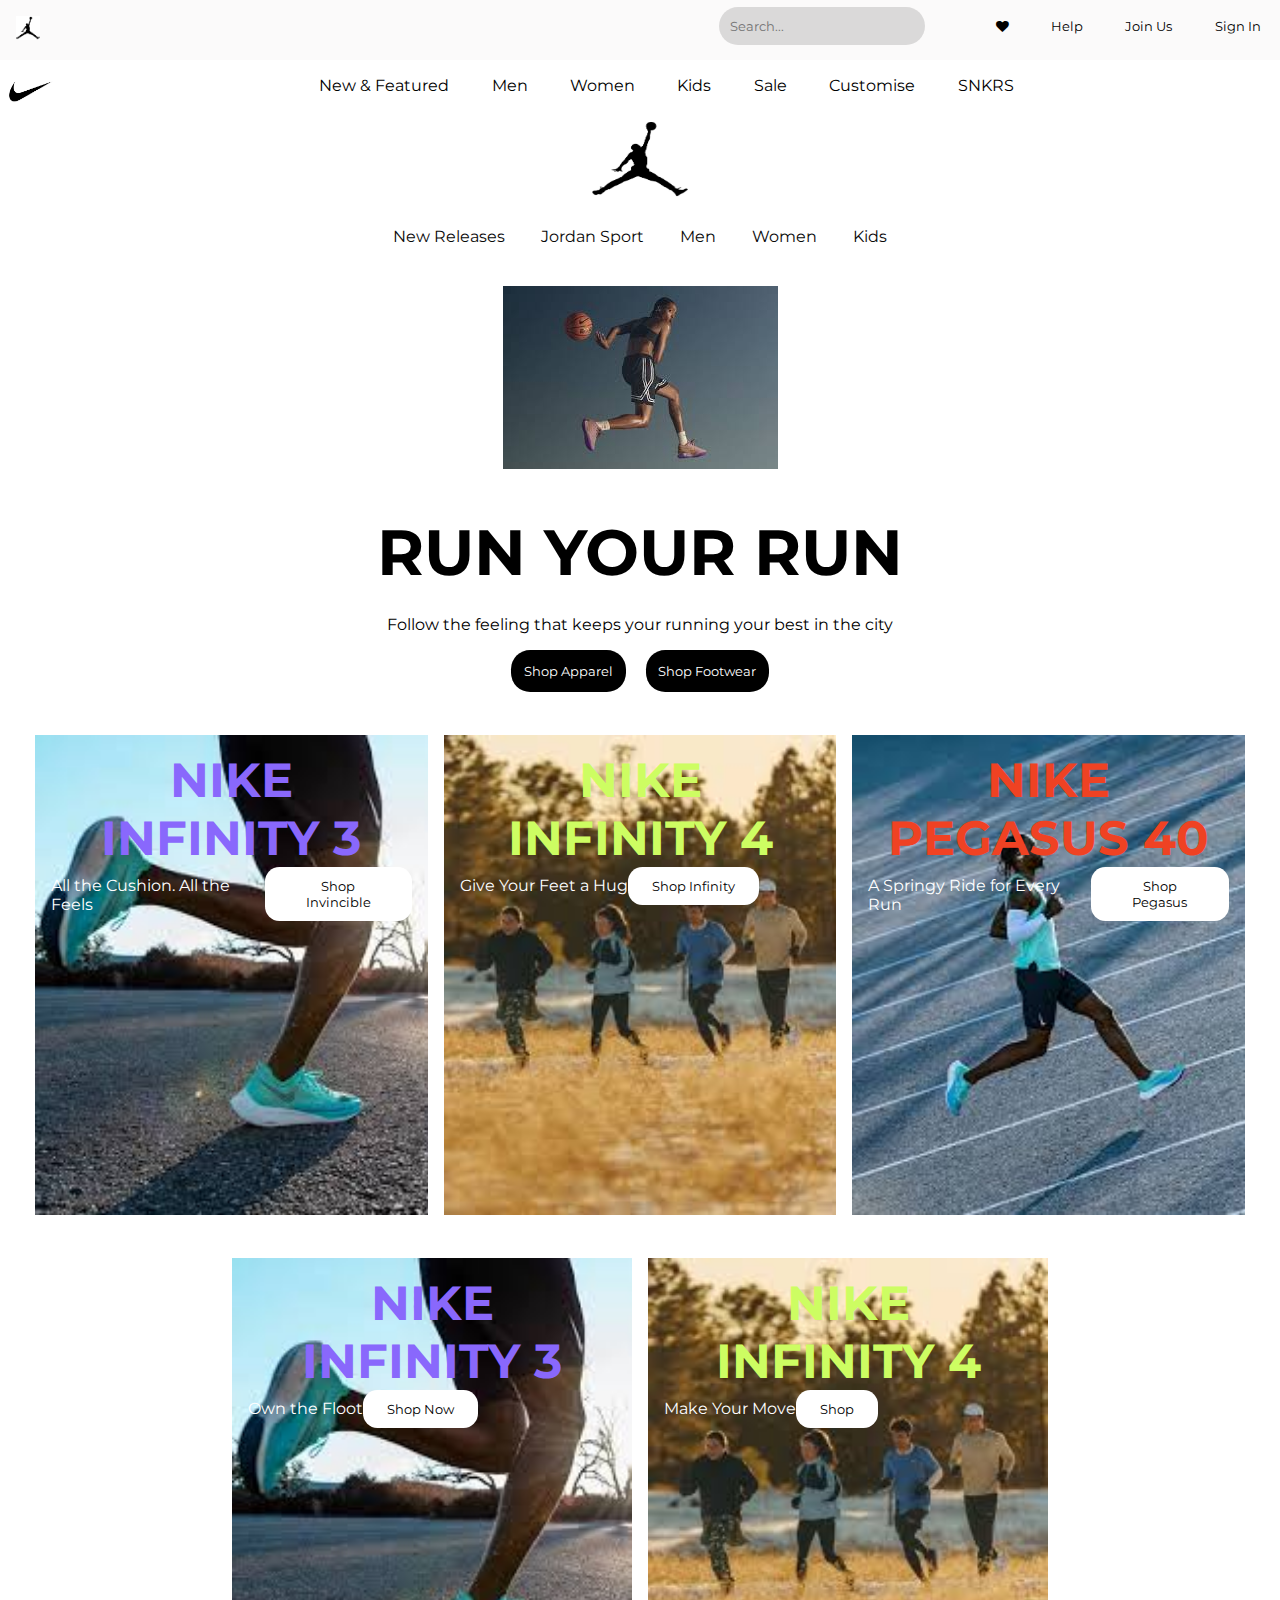
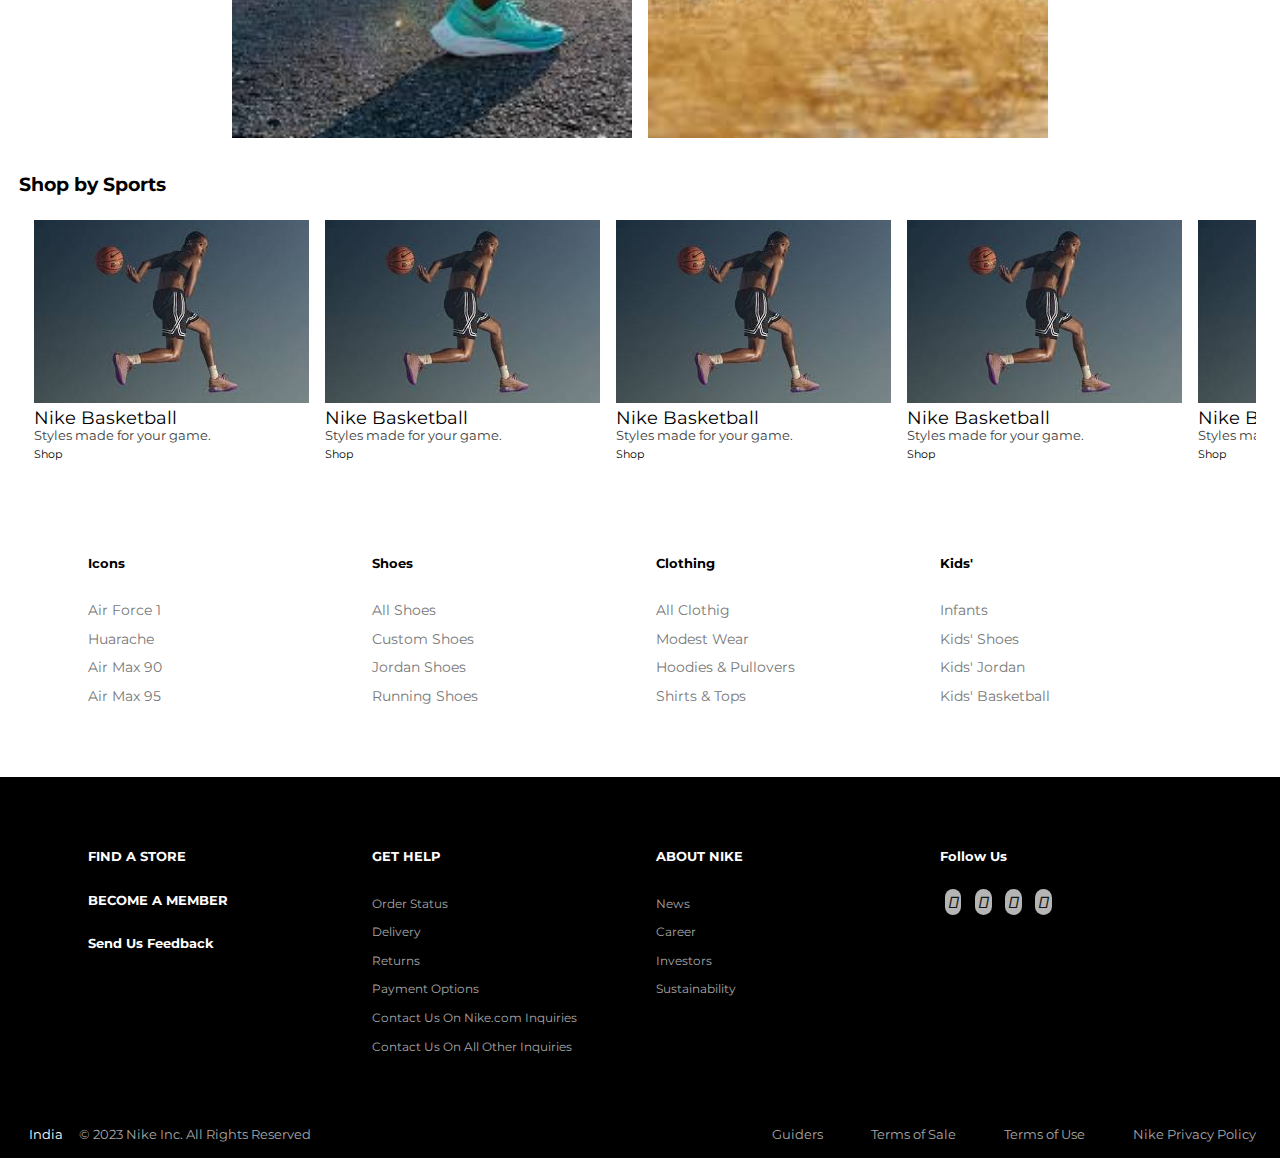
<file: index.html>
<!DOCTYPE html>
<html lang="en">
  <head>
    <meta charset="UTF-8" />
    <title>Nike.Just Do It.Nike IN</title>
    <meta name="viewport" content="width=device-width, initial-scale=1.0" />
    <!-- favicon added -->
    <link
      rel="apple-touch-icon"
      sizes="180x180"
      href="images/favicon_package_v0.16/apple-touch-icon.png"
    />
    <link
      rel="icon"
      type="image/png"
      sizes="32x32"
      href="images/favicon_package_v0.16/favicon-32x32.png"
    />
    <link
      rel="icon"
      type="image/png"
      sizes="16x16"
      href="images/favicon_package_v0.16/favicon-16x16.png"
    />
    <link rel="manifest" href="images/favicon_package_v0.16/site.webmanifest" />
    <link
      rel="mask-icon"
      href="images/favicon_package_v0.16/safari-pinned-tab.svg"
      color="#5bbad5"
    />
    <meta name="msapplication-TileColor" content="#da532c" />
    <meta name="theme-color" content="#ffffff" />
    <link rel="stylesheet" type="text/css" href="style.css" />
    <link
      rel="stylesheet"
      href="https://cdnjs.cloudflare.com/ajax/libs/font-awesome/4.7.0/css/font-awesome.min.css"
    />
    <link rel="stylesheet" href="https://cdnjs.cloudflare.com/ajax/libs/font-awesome/6.4.2/css/all.min.css" integrity="sha512-z3gLpd7yknf1YoNbCzqRKc4qyor8gaKU1qmn+CShxbuBusANI9QpRohGBreCFkKxLhei6S9CQXFEbbKuqLg0DA==" crossorigin="anonymous" referrerpolicy="no-referrer" />
  </head>
  <body dir="ltr">
    <article class="main-container">
      <!--Header-->
      <header class="header">
        <!-- added link to logo -->
        <a href="https://www.nike.com/in/" target="_blank">
          <img
            src="images/header-logo.png"
            alt="nike logo"
            class="header-img"
          />
        </a>
        <span class="header-menu">
          <span class="header-menu-list">
            <input class="search__box" type="text" placeholder="Search..." />
            <a href=""><i class="fa fa-bag-shopping"></i></a>
            <a href=""><i class="fa fa-heart"></i></a>
            <a href="" target="_blank">Help</a>
            <a href="" target="_blank">Join Us</a>
            <a href="" target="_blank">Sign In</a>
          </span>
        </span>
      </header>

      <nav class="nav">
        <!-- added link in nav -->
        <a href="https://www.nike.com/in/" target="_blank">
          <img src="images/nike-logo.png" alt="nike logo" class="nav-logo" />
        </a>

        <span class="nav-list">
          <a href="">New & Featured</a>
          <a href="">Men</a>
          <a href="">Women</a>
          <a href="">Kids</a>
          <a href="">Sale</a>
          <a href="">Customise</a>
          <a href="">SNKRS</a>
        </span>

        <!-- <span class="nav-search">
                <input type="text" placeholder="Search...">
            </span> -->
      </nav>

      <div class="category">
        <img class="category__img" src="images/header-logo.png" alt="" />
        <ul class="category__links">
          <li><a href="">New Releases</a></li>
          <li><a href="">Jordan Sport</a></li>
          <li><a href="">Men</a></li>
          <li><a href="">Women</a></li>
          <li><a href="">Kids</a></li>
        </ul>
      </div>

      <div class="video">
        <img src="images/nike-video.jpg" alt="nike-video" />
      </div>

      <div class="run_your_run">
        <p class="ryr_heading__caps">RUN YOUR RUN</p>
        <p class="ryr_heading">
          Follow the feeling that keeps your running your best in the city
        </p>

        <span class="ryr_button">
          <a href=""> <button>Shop Apparel</button> </a>
          <a href=""> <button>Shop Footwear</button> </a>
        </span>
      </div>

      <!-- <p class="__text">Gear up</p> -->
      <div class="gear_up__images">
        <div class="gear_up__image" id="gu__img1">
          <p>NIKE</p>
          <p>INFINITY 3</p>
          <div class="gu__bottom">
            <p>All the Cushion. All the Feels</p>
            <a href=""><button>Shop Invincible</button></a>
          </div>
        </div>

        <div class="gear_up__image" id="gu__img2">
          <p>NIKE</p>
          <p>INFINITY 4</p>
          <div class="gu__bottom">
            <p>Give Your Feet a Hug</p>
            <a href=""><button>Shop Infinity</button></a>
          </div>
        </div>

        <div class="gear_up__image" id="gu__img3">
          <p>NIKE</p>
          <p>PEGASUS 40</p>
          <div class="gu__bottom">
            <p>A Springy Ride for Every Run</p>
            <a href=""><button>Shop Pegasus</button></a>
          </div>
        </div>
      </div>

      <!-- <p class="__text">Just In</p> -->
      <div class="gear_up__images">
        <div class="gear_up__image" id="gu__img1">
          <p>NIKE</p>
          <p>INFINITY 3</p>
          <div class="gu__bottom">
            <p>Own the Floot</p>
            <a href=""><button>Shop Now</button></a>
          </div>
        </div>

        <div class="gear_up__image" id="gu__img2">
          <p>NIKE</p>
          <p>INFINITY 4</p>
          <div class="gu__bottom">
            <p>Make Your Move</p>
            <a href=""><button>Shop</button></a>
          </div>
        </div>
      </div>

      <!-- image slider -->
      
    <div class="slider__container">
      <h3>Shop by Sports</h3>
      <div class="slider__wrapper">
          <div class="image__list">
              <div class="image__list__box">
                  <img src="images/nike-video.jpg" alt="" class="image__items">
                  <p class="heading">Nike Basketball</p>
                  <p class="sub__heading">Styles made for your game.</p>

                  <a href="" class="ilb__button">Shop</a>
              </div>

              <div class="image__list__box">
                  <img src="images/nike-video.jpg" alt="" class="image__items">
                  <p class="heading">Nike Basketball</p>
                  <p class="sub__heading">Styles made for your game.</p>

                  <a href="" class="ilb__button">Shop</a>
              </div>

              <div class="image__list__box">
                  <img src="images/nike-video.jpg" alt="" class="image__items">
                  <p class="heading">Nike Basketball</p>
                  <p class="sub__heading">Styles made for your game.</p>

                  <a href="" class="ilb__button">Shop</a>
              </div>
              
              <div class="image__list__box">
                  <img src="images/nike-video.jpg" alt="" class="image__items">
                  <p class="heading">Nike Basketball</p>
                  <p class="sub__heading">Styles made for your game.</p>

                  <a href="" class="ilb__button">Shop</a>
              </div>

              <div class="image__list__box">
                  <img src="images/nike-video.jpg" alt="" class="image__items">
                  <p class="heading">Nike Basketball</p>
                  <p class="sub__heading">Styles made for your game.</p>

                  <a href="" class="ilb__button">Shop</a>
              </div>

              <div class="image__list__box">
                <img src="images/nike-video.jpg" alt="" class="image__items">
                <p class="heading">Nike Basketball</p>
                <p class="sub__heading">Styles made for your game.</p>

                <a href="" class="ilb__button">Shop</a>
            </div>


          </div>
      </div>
  </div>

      <!-- bottomList --> 
    <div class="bottom__list">
      <div class="bl__container">
          <div class="bl__row">
              <div class="bl__col">
                  <h4>Icons</h4>
                  <ul>
                      <li><a href="">Air Force 1</a></li>
                      <li><a href="">Huarache</a></li>
                      <li><a href="">Air Max 90</a></li>
                      <li><a href="">Air Max 95</a></li>
                  </ul>
              </div>   
                  
                  <div class="bl__col">
                      <h4>Shoes</h4>
                      <ul>
                          <li><a href="">All Shoes</a></li>
                          <li><a href="">Custom Shoes</a></li>
                          <li><a href="">Jordan Shoes</a></li>
                          <li><a href="">Running Shoes</a></li>
                      </ul>
                  </div>             
 
                  <div class="bl__col">
                      <h4>Clothing</h4>
                      <ul>
                          <li><a href="">All Clothig</a></li>
                          <li><a href="">Modest Wear</a></li>
                          <li><a href="">Hoodies & Pullovers</a></li>
                          <li><a href="">Shirts & Tops</a></li>
                      </ul>
                  </div>

                  <div class="bl__col">
                      <h4>Kids'</h4>
                      <ul>
                          <li><a href="">Infants</a></li>
                          <li><a href="">Kids' Shoes</a></li>
                          <li><a href="">Kids' Jordan</a></li>
                          <li><a href="">Kids' Basketball</a></li>
                      </ul>
                  </div>
          </div>
      </div>
    </div>
  
      <!-- footer -->
    <footer>
      <div class="footer">
          <div class="footer__container">
              <div class="footer__row">
                  
                      <div class="footer__col">
                          <h4>FIND A STORE</h4>
                          <h4>BECOME A MEMBER</h4>
                          <h4>Send Us Feedback</h4>
                      </div>
                      <div class="footer__col">
                          <h4>GET HELP</h4>
                          <ul>
                              <li><a href="">Order Status</a></li>
                              <li><a href="">Delivery</a></li>
                              <li><a href="">Returns</a></li>
                              <li><a href="">Payment Options</a></li>
                              <li><a href="">Contact Us On Nike.com Inquiries</a></li>
                              <li><a href="">Contact Us On All Other Inquiries</a></li>
                          </ul>
                      </div>             
     
                      <div class="footer__col">
                          <h4>ABOUT NIKE</h4>
                          <ul>
                              <li><a href="">News</a></li>
                              <li><a href="">Career</a></li>
                              <li><a href="">Investors</a></li>
                              <li><a href="">Sustainability</a></li>
                          </ul>
                      </div>
  
                  <div class="footer__col">
                      <h4>Follow Us</h4>
                      <div class="social__links">
                          <a href=""><i class="fab fa-twitter"></i></a>
                          <a href=""><i class="fab fa-facebook"></i></a>
                          <a href=""><i class="fab fa-instagram"></i></a>
                          <a href=""><i class="fab fa-youtube"></i></a>
                      </div>
                  </div>
  
              </div>
          </div>
      </div>

      <div class="footer__bottom">
          <div class="fb__container">
              <p class="fb__location"><i class="fas fa-location"></i>India</p>
              <div class="copyright">
                  <p class="copyright__text">&copy; 2023 Nike Inc. All Rights Reserved</p>
              </div>
          </div>

          <div class="fb__options">
              <ul>
                  <li>Guiders</li>
                  <li>Terms of Sale</li>
                  <li>Terms of Use</li>
                  <li>Nike Privacy Policy</li>
              </ul>
          </div>
      </div>
    </footer> 

    </article>
  </body>
</html>
</file>
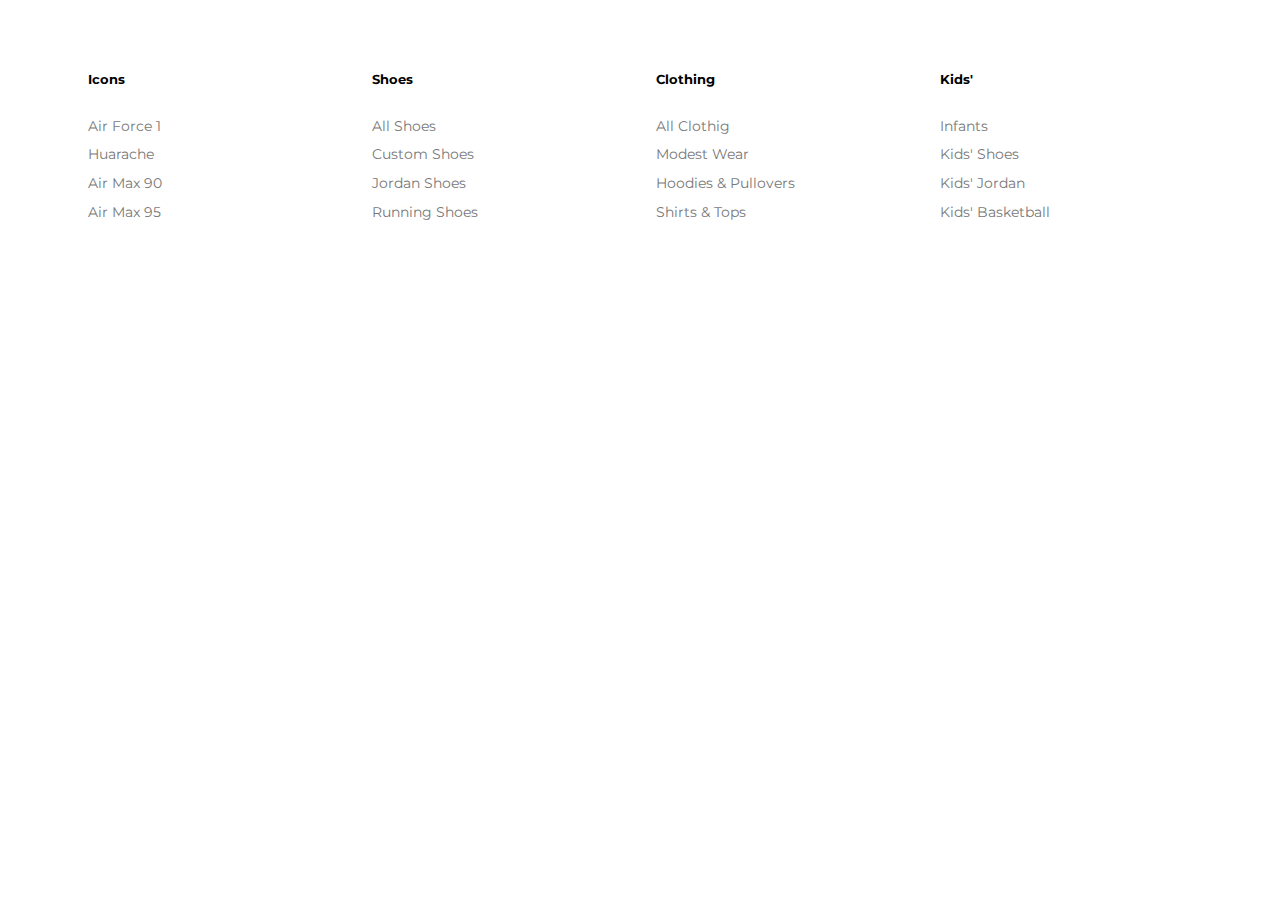
<file: bottomList.html>
<!DOCTYPE html>
<html lang="en">
<head>
    <meta charset="UTF-8">
    <title>List</title>
    <meta name="viewport" content="width=device-width, initial-scale=1.0">
    <link rel="stylesheet" href="style.css">
</head>
<body>

    <div class="bottom__list__main">
        <div class="bottom__list">
            <div class="bl__container">
                <div class="bl__row">
                    <div class="bl__col">
                        <h4>Icons</h4>
                        <ul>
                            <li><a href="">Air Force 1</a></li>
                            <li><a href="">Huarache</a></li>
                            <li><a href="">Air Max 90</a></li>
                            <li><a href="">Air Max 95</a></li>
                        </ul>
                    </div>   
                        
                        <div class="bl__col">
                            <h4>Shoes</h4>
                            <ul>
                                <li><a href="">All Shoes</a></li>
                                <li><a href="">Custom Shoes</a></li>
                                <li><a href="">Jordan Shoes</a></li>
                                <li><a href="">Running Shoes</a></li>
                            </ul>
                        </div>             
       
                        <div class="bl__col">
                            <h4>Clothing</h4>
                            <ul>
                                <li><a href="">All Clothig</a></li>
                                <li><a href="">Modest Wear</a></li>
                                <li><a href="">Hoodies & Pullovers</a></li>
                                <li><a href="">Shirts & Tops</a></li>
                            </ul>
                        </div>
    
                        <div class="bl__col">
                            <h4>Kids'</h4>
                            <ul>
                                <li><a href="">Infants</a></li>
                                <li><a href="">Kids' Shoes</a></li>
                                <li><a href="">Kids' Jordan</a></li>
                                <li><a href="">Kids' Basketball</a></li>
                            </ul>
                        </div>
                </div>
            </div>
        </div>
    </div>
    
</body>
</html>
</file>
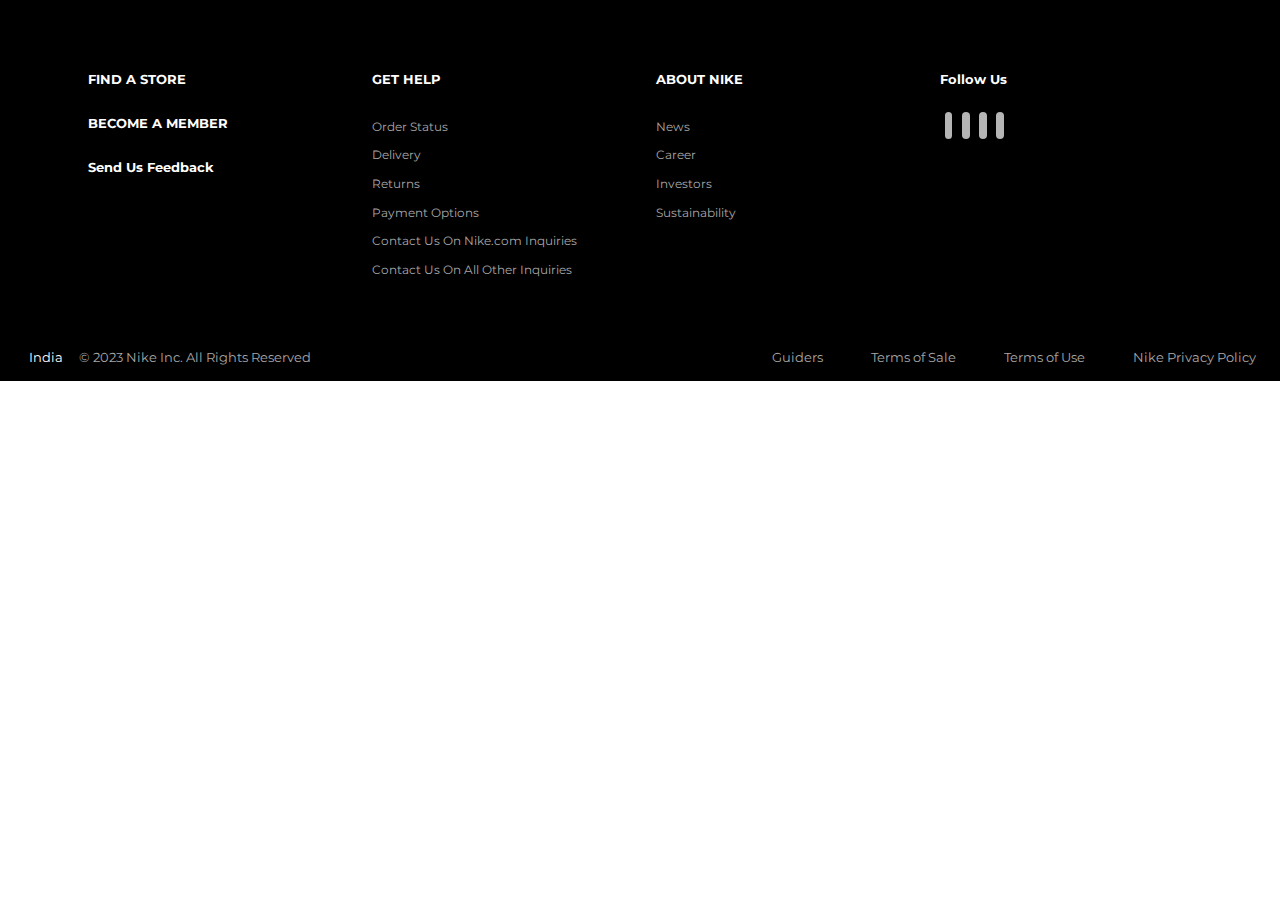
<file: footer.html>
<!DOCTYPE html>
<html lang="en">
<head>
    <title>Footer</title>
    <meta charset="UTF-8">
    <meta name="viewport" content="width=device-width, initial-scale=1.0">
    <link rel="stylesheet" href="style.css">
    <link rel="stylesheet" href="https://cdnjs.cloudflare.com/ajax/libs/font-awesome/6.4.2/css/all.min.css" integrity="sha512-z3gLpd7yknf1YoNbCzqRKc4qyor8gaKU1qmn+CShxbuBusANI9QpRohGBreCFkKxLhei6S9CQXFEbbKuqLg0DA==" crossorigin="anonymous" referrerpolicy="no-referrer" />
</head>
<body>
    
    <footer>
        <div class="footer">
            <div class="footer__container">
                <div class="footer__row">
                    
                        <div class="footer__col">
                            <h4>FIND A STORE</h4>
                            <h4>BECOME A MEMBER</h4>
                            <h4>Send Us Feedback</h4>
                        </div>
                        <div class="footer__col">
                            <h4>GET HELP</h4>
                            <ul>
                                <li><a href="">Order Status</a></li>
                                <li><a href="">Delivery</a></li>
                                <li><a href="">Returns</a></li>
                                <li><a href="">Payment Options</a></li>
                                <li><a href="">Contact Us On Nike.com Inquiries</a></li>
                                <li><a href="">Contact Us On All Other Inquiries</a></li>
                            </ul>
                        </div>             
       
                        <div class="footer__col">
                            <h4>ABOUT NIKE</h4>
                            <ul>
                                <li><a href="">News</a></li>
                                <li><a href="">Career</a></li>
                                <li><a href="">Investors</a></li>
                                <li><a href="">Sustainability</a></li>
                            </ul>
                        </div>
    
                    <div class="footer__col">
                        <h4>Follow Us</h4>
                        <div class="social__links">
                            <a href=""><i class="fab fa-twitter"></i></a>
                            <a href=""><i class="fab fa-facebook"></i></a>
                            <a href=""><i class="fab fa-instagram"></i></a>
                            <a href=""><i class="fab fa-youtube"></i></a>
                        </div>
                    </div>
    
                </div>
            </div>
        </div>

        <div class="footer__bottom">
            <div class="fb__container">
                <p class="fb__location"><i class="fas fa-location"></i>India</p>
                <div class="copyright">
                    <p class="copyright__text">&copy; 2023 Nike Inc. All Rights Reserved</p>
                </div>
            </div>

            <div class="fb__options">
                <ul>
                    <li>Guiders</li>
                    <li>Terms of Sale</li>
                    <li>Terms of Use</li>
                    <li>Nike Privacy Policy</li>
                </ul>
            </div>
        </div>
    </footer>

</body>
</html>
</file>
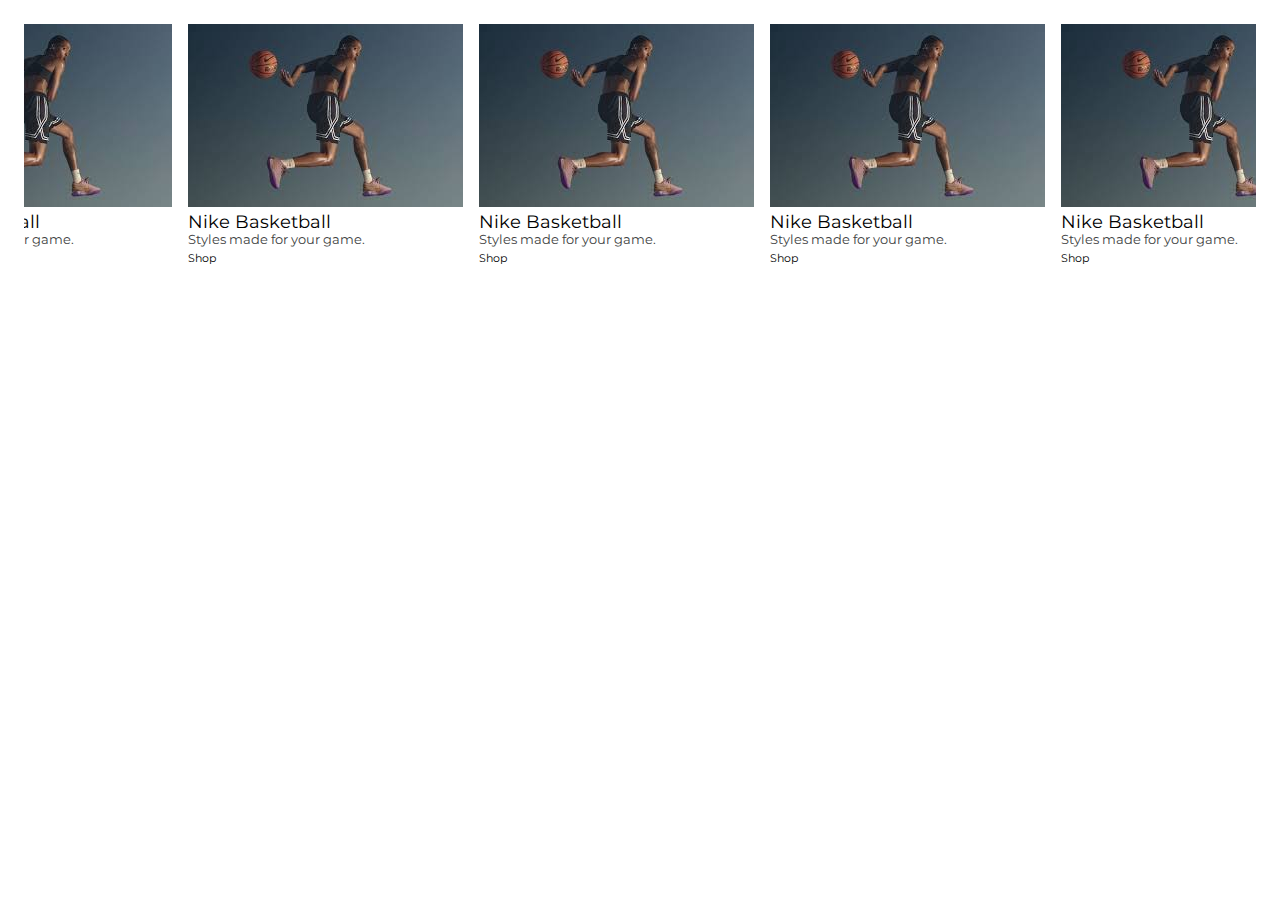
<file: imageSlider.html>
<!DOCTYPE html>
<html lang="en">
<head>
    <meta charset="UTF-8">
    <title>Document</title>
    <meta name="viewport" content="width=device-width, initial-scale=1.0">
    <link rel="stylesheet" href="style.css">
</head>
<body>
    
    <div class="slider__container">
        <div class="slider__wrapper">
            <div class="image__list">
                <div class="image__list__box">
                    <img src="images/nike-video.jpg" alt="" class="image__items">
                    <p class="heading">Nike Basketball</p>
                    <p class="sub__heading">Styles made for your game.</p>

                    <a href="" class="ilb__button">Shop</a>
                </div>

                <div class="image__list__box">
                    <img src="images/nike-video.jpg" alt="" class="image__items">
                    <p class="heading">Nike Basketball</p>
                    <p class="sub__heading">Styles made for your game.</p>

                    <a href="" class="ilb__button">Shop</a>
                </div>

                <div class="image__list__box">
                    <img src="images/nike-video.jpg" alt="" class="image__items">
                    <p class="heading">Nike Basketball</p>
                    <p class="sub__heading">Styles made for your game.</p>

                    <a href="" class="ilb__button">Shop</a>
                </div>
                
                <div class="image__list__box">
                    <img src="images/nike-video.jpg" alt="" class="image__items">
                    <p class="heading">Nike Basketball</p>
                    <p class="sub__heading">Styles made for your game.</p>

                    <a href="" class="ilb__button">Shop</a>
                </div>

                <div class="image__list__box">
                    <img src="images/nike-video.jpg" alt="" class="image__items">
                    <p class="heading">Nike Basketball</p>
                    <p class="sub__heading">Styles made for your game.</p>

                    <a href="" class="ilb__button">Shop</a>
                </div>

                <div class="image__list__box">
                    <img src="images/nike-video.jpg" alt="" class="image__items">
                    <p class="heading">Nike Basketball</p>
                    <p class="sub__heading">Styles made for your game.</p>

                    <a href="" class="ilb__button">Shop</a>
                </div>

                <div class="image__list__box">
                    <img src="images/nike-video.jpg" alt="" class="image__items">
                    <p class="heading">Nike Basketball</p>
                    <p class="sub__heading">Styles made for your game.</p>

                    <a href="" class="ilb__button">Shop</a>
                </div>

            </div>
        </div>
    </div>
    
</body>
</html>
</file>
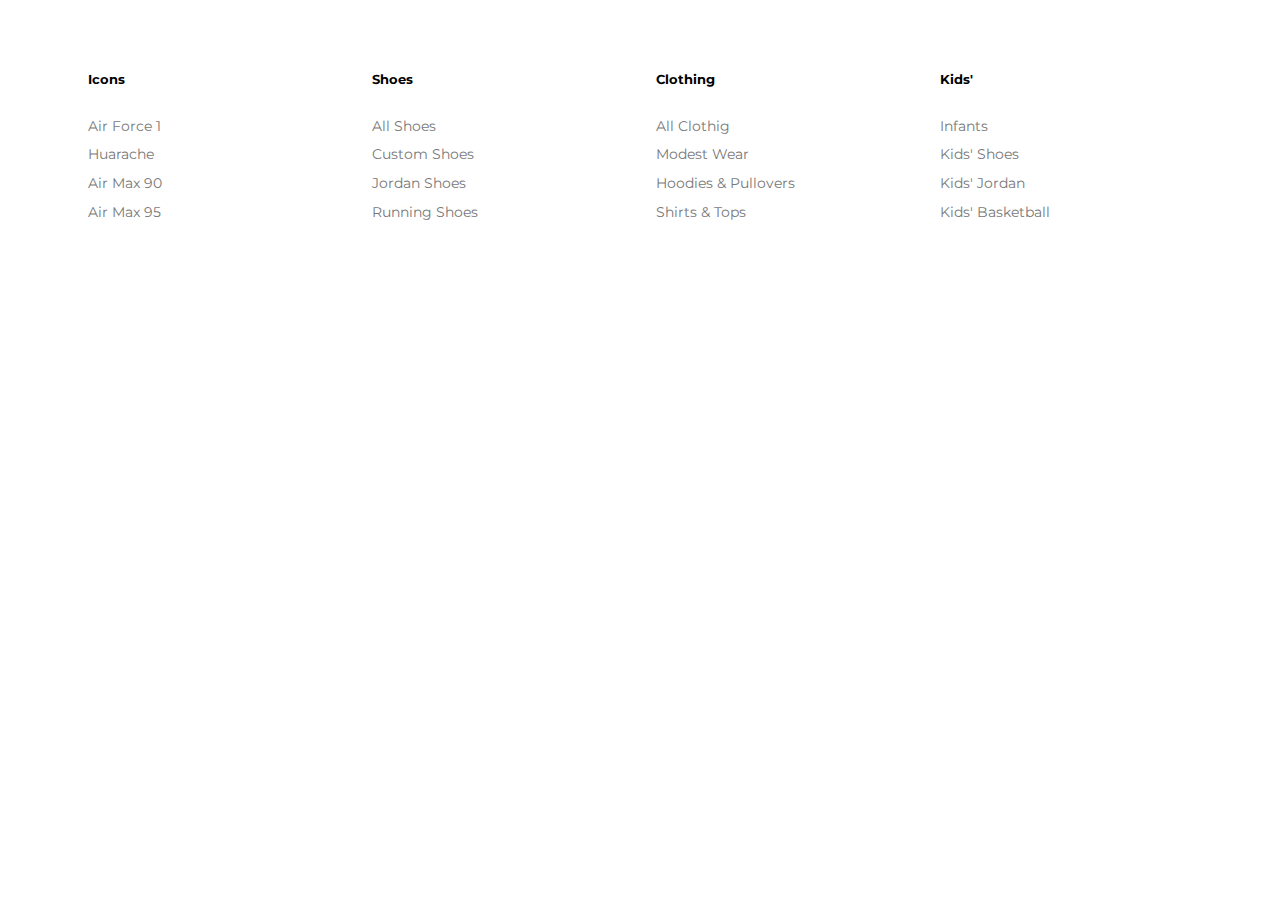
<file: components/bottomList.html>
<!DOCTYPE html>
<html lang="en">
<head>
    <meta charset="UTF-8">
    <title>List</title>
    <meta name="viewport" content="width=device-width, initial-scale=1.0">
    <link rel="stylesheet" href="../style.css">
</head>
<body>

    <div class="bottom__list__main">
        <div class="bottom__list">
            <div class="bl__container">
                <div class="bl__row">
                    <div class="bl__col">
                        <h4>Icons</h4>
                        <ul>
                            <li><a href="">Air Force 1</a></li>
                            <li><a href="">Huarache</a></li>
                            <li><a href="">Air Max 90</a></li>
                            <li><a href="">Air Max 95</a></li>
                        </ul>
                    </div>   
                        
                        <div class="bl__col">
                            <h4>Shoes</h4>
                            <ul>
                                <li><a href="">All Shoes</a></li>
                                <li><a href="">Custom Shoes</a></li>
                                <li><a href="">Jordan Shoes</a></li>
                                <li><a href="">Running Shoes</a></li>
                            </ul>
                        </div>             
       
                        <div class="bl__col">
                            <h4>Clothing</h4>
                            <ul>
                                <li><a href="">All Clothig</a></li>
                                <li><a href="">Modest Wear</a></li>
                                <li><a href="">Hoodies & Pullovers</a></li>
                                <li><a href="">Shirts & Tops</a></li>
                            </ul>
                        </div>
    
                        <div class="bl__col">
                            <h4>Kids'</h4>
                            <ul>
                                <li><a href="">Infants</a></li>
                                <li><a href="">Kids' Shoes</a></li>
                                <li><a href="">Kids' Jordan</a></li>
                                <li><a href="">Kids' Basketball</a></li>
                            </ul>
                        </div>
                </div>
            </div>
        </div>
    </div>
    
</body>
</html>
</file>
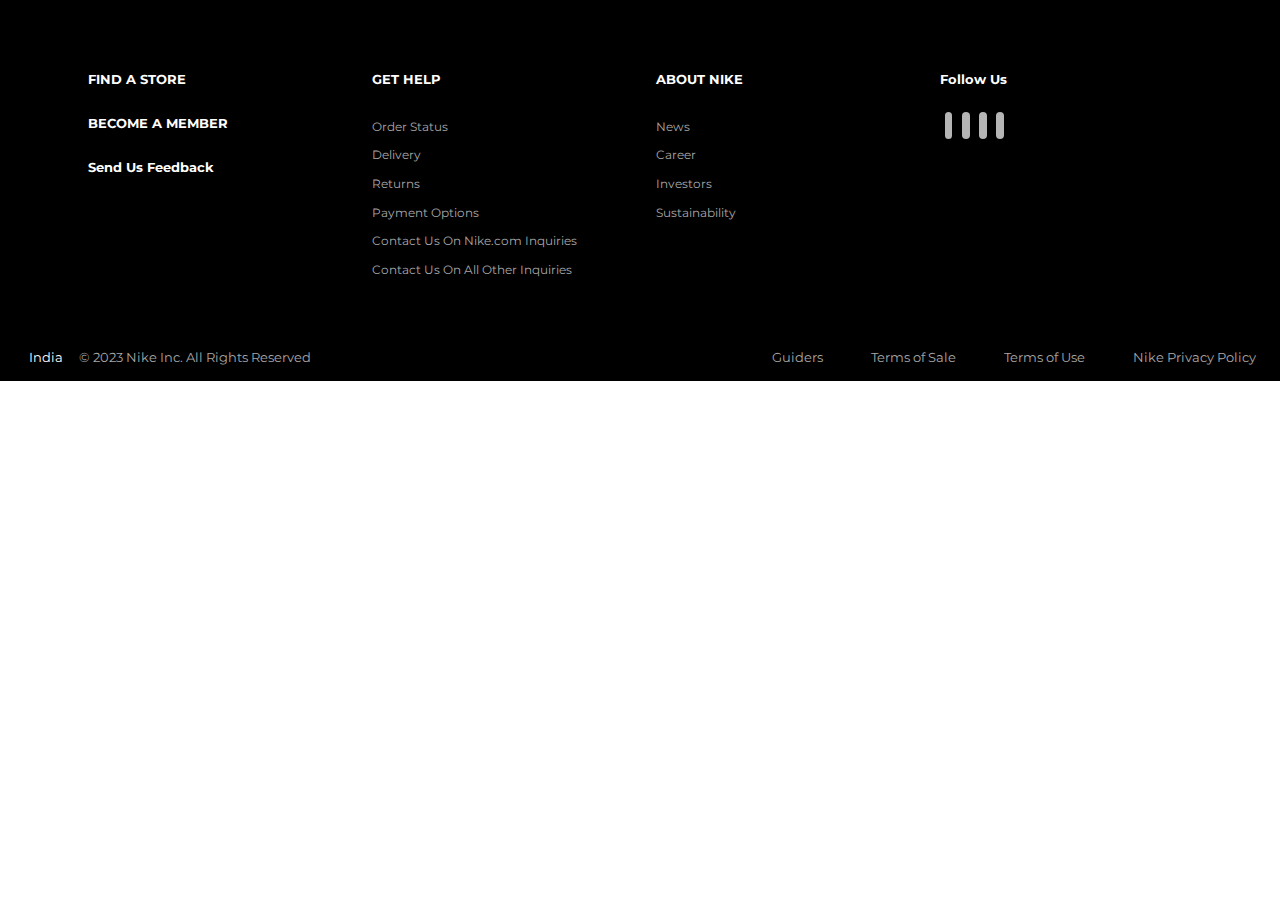
<file: components/footer.html>
<!DOCTYPE html>
<html lang="en">
<head>
    <title>Footer</title>
    <meta charset="UTF-8">
    <meta name="viewport" content="width=device-width, initial-scale=1.0">
    <link rel="stylesheet" href="../style.css">
    <link rel="stylesheet" href="https://cdnjs.cloudflare.com/ajax/libs/font-awesome/6.4.2/css/all.min.css" integrity="sha512-z3gLpd7yknf1YoNbCzqRKc4qyor8gaKU1qmn+CShxbuBusANI9QpRohGBreCFkKxLhei6S9CQXFEbbKuqLg0DA==" crossorigin="anonymous" referrerpolicy="no-referrer" />
</head>
<body>
    
    <footer>
        <div class="footer">
            <div class="footer__container">
                <div class="footer__row">
                    
                        <div class="footer__col">
                            <h4>FIND A STORE</h4>
                            <h4>BECOME A MEMBER</h4>
                            <h4>Send Us Feedback</h4>
                        </div>
                        <div class="footer__col">
                            <h4>GET HELP</h4>
                            <ul>
                                <li><a href="">Order Status</a></li>
                                <li><a href="">Delivery</a></li>
                                <li><a href="">Returns</a></li>
                                <li><a href="">Payment Options</a></li>
                                <li><a href="">Contact Us On Nike.com Inquiries</a></li>
                                <li><a href="">Contact Us On All Other Inquiries</a></li>
                            </ul>
                        </div>             
       
                        <div class="footer__col">
                            <h4>ABOUT NIKE</h4>
                            <ul>
                                <li><a href="">News</a></li>
                                <li><a href="">Career</a></li>
                                <li><a href="">Investors</a></li>
                                <li><a href="">Sustainability</a></li>
                            </ul>
                        </div>
    
                    <div class="footer__col">
                        <h4>Follow Us</h4>
                        <div class="social__links">
                            <a href=""><i class="fab fa-twitter"></i></a>
                            <a href=""><i class="fab fa-facebook"></i></a>
                            <a href=""><i class="fab fa-instagram"></i></a>
                            <a href=""><i class="fab fa-youtube"></i></a>
                        </div>
                    </div>
    
                </div>
            </div>
        </div>

        <div class="footer__bottom">
            <div class="fb__container">
                <p class="fb__location"><i class="fas fa-location"></i>India</p>
                <div class="copyright">
                    <p class="copyright__text">&copy; 2023 Nike Inc. All Rights Reserved</p>
                </div>
            </div>

            <div class="fb__options">
                <ul>
                    <li>Guiders</li>
                    <li>Terms of Sale</li>
                    <li>Terms of Use</li>
                    <li>Nike Privacy Policy</li>
                </ul>
            </div>
        </div>
    </footer>

</body>
</html>
</file>
<file: style.css>
@import url("https://fonts.googleapis.com/css2?family=Montserrat:wght@300;500&display=swap");
@import url("https://fonts.googleapis.com/css2?family=Fredoka:wght@700&family=Montserrat:wght@300;500&display=swap");

* {
  box-sizing: border-box;
  padding: 0;
  margin: 0;
  font-family: "Montserrat", sans-serif;
}

/* stles for header */
.header {
  margin: 0;
  background-color: #fbfafa;
  /* border: 1px solid violet; */
}

.header-img {
  height: 1.5rem;
  width: 1.5rem;
  text-align: left;
  margin: 1rem;
}

.header-menu-list {
  float: right;
}

.header-menu-list a {
  display: inline-block;
  margin: 1.2rem;
  color: #000000;
  font-size: 0.8rem;
  transition: all 0.5s ease 0.1s;
}

.header-menu-list input {
  border-radius: 2rem;
  border: none;
  margin: 5px;
  padding: 0.7rem;
  background-color: #dad9d9;
}

.header-menu-list a:hover {
  color: #1f2020;
  font-weight: bold;
}

header-menu-list a i:hover {
   
}

/* style for navbar */
.nav {
  text-align: center;
  box-sizing: border-box;
  margin: 1rem 0rem;
}

.nav-logo {
  height: 1.8rem;
  width: 3.3rem;
  float: left;
}

.nav-list {
  padding: 0.6rem;
  text-align: center;
}

.nav-list a {
  text-decoration: none;
  color: #000000;
  margin: 0.5rem;
  font-size: 1rem;
  padding: 0.7rem;
  transition: width 0.3s ease-out;
}

.nav-list a:hover {
  text-decoration: underline;
}

/* category */
.category {
  text-align: center;
}

.category__img {
  width: 6rem;
  height: 5rem;
  margin: 0.5rem;
}

.category__links {
  align-items: center;
}

.category__links li {
  display: inline-block;
  padding: 1rem;
}

.category__links li a {
  transition: all 0.3s ease 0s;
}

.category__links li a:hover {
  color: #b5b5b5;
}

/* video */
.video {
  text-align: center;
  margin: 1.5rem;
}

/* run your run section */
.run_your_run {
  text-align: center;
  cursor: pointer;
}

.ryr_heading__caps {
  font-size: 4rem;
  font-weight: bolder;
  padding: 1rem;
}

.ryr_heading {
  padding: 0.5rem;
}

.ryr_button a button {
  padding: 0.8rem;
  margin: 0.5rem;
  background-color: #000000;
  border-radius: 1.2rem;
  color: #fff;
  border: none;
  cursor: pointer;
}

.ryr_button a button:hover {
  background-color: #aaaaaa;
}

/* image section */
.__text {
    font-size: 1.6rem;
    margin: 1.7rem;
}

.gear_up__images {
  display: flex;
  justify-content: center;
  margin: 1.7rem;
  cursor: pointer;
}

.gear_up__image {
  background-image: url(nike-video.jpg);
  background-size: cover;
  height: 30rem;
  padding: 1rem;
  width: 25rem;
  margin: 0.5rem;
}

#gu__img1 {
  background-image: url(images/gu_img1.jpg);
  background-size: cover;
  text-align: center;
  color: #8968fc;
  font-size: 3rem;
  font-weight: bolder;
}
#gu__img2 {
  background-image: url(images/gu_img3.jpg);
  background-size: cover;
  text-align: center;
  color: #cdfd62;
  font-size: 3rem;
  font-weight: bolder;
}
#gu__img3 {
  background-image: url(images/gu_img2.jpg);
  background-size: cover;
  text-align: center;
  color: #ef4223;
  font-size: 3rem;
  font-weight: bolder;
}

.gu__bottom {
  color: #fff;
  font-size: 1rem;
  position: relative;
  font-weight: normal;
  display: table;
   vertical-align: bottom;
}

.gu__bottom p {
    /* position: relative; */
    display: table-cell;
    /* vertical-align: bottom; */
    text-align: left;
    /* top:0;
    left:0; */
}

.gu__bottom button {
    padding: 0.7rem 1.5rem;
    background-color: #fff;
    border-radius: 0.9rem;
    color: #000000;
    display: flex;
    justify-content: space-around;
    transition: all 0.3s ease 0s;
    border: none;
}

.gu__bottom button:hover {
    background-color: #c5c4c4;
}

/* image slider */
.slider__container {
  display: list-item;
  align-items: center;
  justify-content: center;
  background-color: #fff;
  max-width: 100%;
}

.slider__container h3 {
  margin: 1.2rem;
}

.slider__container:hover {
  cursor: pointer;
}

.image__list {
  justify-content: center;
}

.slider__wrapper .image__list {
  display: grid;
  gap: 1rem;
  grid-template-columns: repeat(10, 1fr);
  overflow-x: auto;
  margin: 1.5rem;
}

.image__list::-webkit-scrollbar {
  display: none;
}

.slider__wrapper .image__list .image__item {
  width: 35rem;
  height: 40rem;
  object-fit: cover;
}

.image__list__box {
  height: 15rem; 
}

.image__list__box .heading {
  font-size: 1.1rem;
  color: #000000;
}

.image__list__box .sub__heading {
  font-size: .8rem;
  color: #403f3f;
}

.ilb__button {
  margin: 1.5rem 0;
  padding: .5rem 0;
  text-decoration: underline;
  text-decoration-color: #aaaaaa;
  text-underline-offset: .4rem;
  color: #000000;
  
}

.image__list__box a {
  margin: 0;
  font-size: .7rem;
}

.image__list__box a:hover {
  color: #616060;
}

/* bottomList */
.bottom__list {
  background-color: #fff;
  padding: 4.5rem;
}

.bl__container {
  max-width: 73rem;
  /* background-color: #d7d4d4; */
  margin: auto;
}

.bl__row {
  display: flex;
  flex-wrap: wrap;
}

.bl__row ul {
  list-style: none;
}

.bl__col {
  width: 25%;
  padding: 0 1rem;
}

.bl__col h4 {
  font-size: .8rem;
  color: #000000;
  margin-bottom: 1.8rem;
  position: relative;
}

.bl__col li:not(:last-child) {
  margin-bottom: .6rem;
}

.bl__col li a {
  font-size: .9rem;
  color: #787878;
  transform: all .3s ease 0s;
}

.bl__col li a:hover {
  color: #262626;
}

/* footer */
.footer {
  background-color: #000000;
  padding: 4.5rem;
}

.footer__container {
  max-width: 73rem;
  /* background-color: #d7d4d4; */
  margin: auto;
}

.footer__row {
  display: flex;
  flex-wrap: wrap;
}

.footer__row ul {
  list-style: none;
}

.footer__col {
  width: 25%;
  padding: 0 1rem;
}

.footer__col h4 {
  font-size: .8rem;
  color: #ffff;
  margin-bottom: 1.8rem;
  position: relative;
}

/* to get red line unders h4 --> not required */
/* .footer__col h4::before {
  content: '';
  position: absolute;
  left: 0;
  bottom: -10px;
  background-color: #e91e63;
  height: 2px;
  box-sizing: border-box;
  width: 50px;
} */

.footer__col li:not(:last-child) {
  margin-bottom: .6rem;
}

.footer__col li a {
  font-size: .75rem;
  color: #a9a7a7;
  transform: all .3s ease 0s;
}

.footer__col li a:hover {
  color: #fff;
}

.footer__col .social__links a {
  color: #161616;
  background-color: #b5b5b5;
  padding: 3.8px;
  border-radius: 15px;
  margin: .3rem;
}

.footer__col .social__links a:hover {
  background-color: #fff;
}

.footer__bottom {
  color: #a9a7a7;
  background-color: #000000;
  font-size: .8rem;
  display: flex;
  flex-wrap: wrap;
  position: relative; 
}

.fb__container {
  display: flex;
  flex-wrap: wrap;
}

.fb__location {
  color: #fff;
  margin: 0 1rem;
  margin-bottom: 1rem;
  cursor: pointer;
}

.fb__location i {
  margin: 0 .4rem;
}

.fb__options {
  float: end;
  margin-bottom: 1rem;
  position: absolute;
  bottom: 0;
  right: 0;
}

.fb__options ul {
  /* float: inline-end; */
  list-style: none;
  display: flex;
  flex-wrap: wrap;
  /* margin: 0 1.5rem; */
}

.fb__options ul li {
  margin: 0 1.5rem;
}

.fb__options ul li:hover {
  color: #fff;
  cursor: pointer;
}

/* media queries */
@media(max-width: 767px) {
  .footer__col {
    width: 50%;
    margin-bottom: 1.8rem;
  }

  .bl__col {
    width: 50%;
    margin-bottom: 1.8rem;
  }

  .header-menu-list a{
    margin: .5rem;
  }

  .category__links li {
    margin: 0 .3rem;
  }

  .slider__container {
    display: list-item;
  }

 /* for slider container */
}

@media(max-width: 574px) {
  .footer__col {
    width: 100%;
  }

  .bl__col {
    width: 100%;
  }

  .gear_up__images {
    display:list-item;
  }

  .slider__container {
    display: list-item;
  }
}



/* test navbar */
.header__nav {
  background-color: #f5f5f5;
}

.nav__links {
  font-weight: 500;
  font-size: 1rem;
}

.nav__links > li,
a,
button {
  text-decoration: none;
  color: rgb(9, 9, 9);
}

.header__nav {
  display: flex;
  justify-content: space-around;
  align-items: center;
  padding: 1.8rem;
}

.nav__links li {
  display: inline-block;
  padding: 0rem 1.3rem;
}

.nav__links li a {
  transition: all 0.5s ease 0s;
}

.nav__links li a:hover {
  color: #1f2020;
  font-weight: bold;
  text-decoration: underline;
}

.cta button {
  padding: 0.7rem 1.5rem;
  background-color: #000000;
  border-radius: 0.9rem;
  color: #fff;
  transition: all 0.3s ease 0s;
  border: none;
}

.cta button:hover {
  background-color: rgb(44, 49, 49);
  color: #d7d4d4;
  font-style: bold;
  cursor: pointer;
}
</file>
